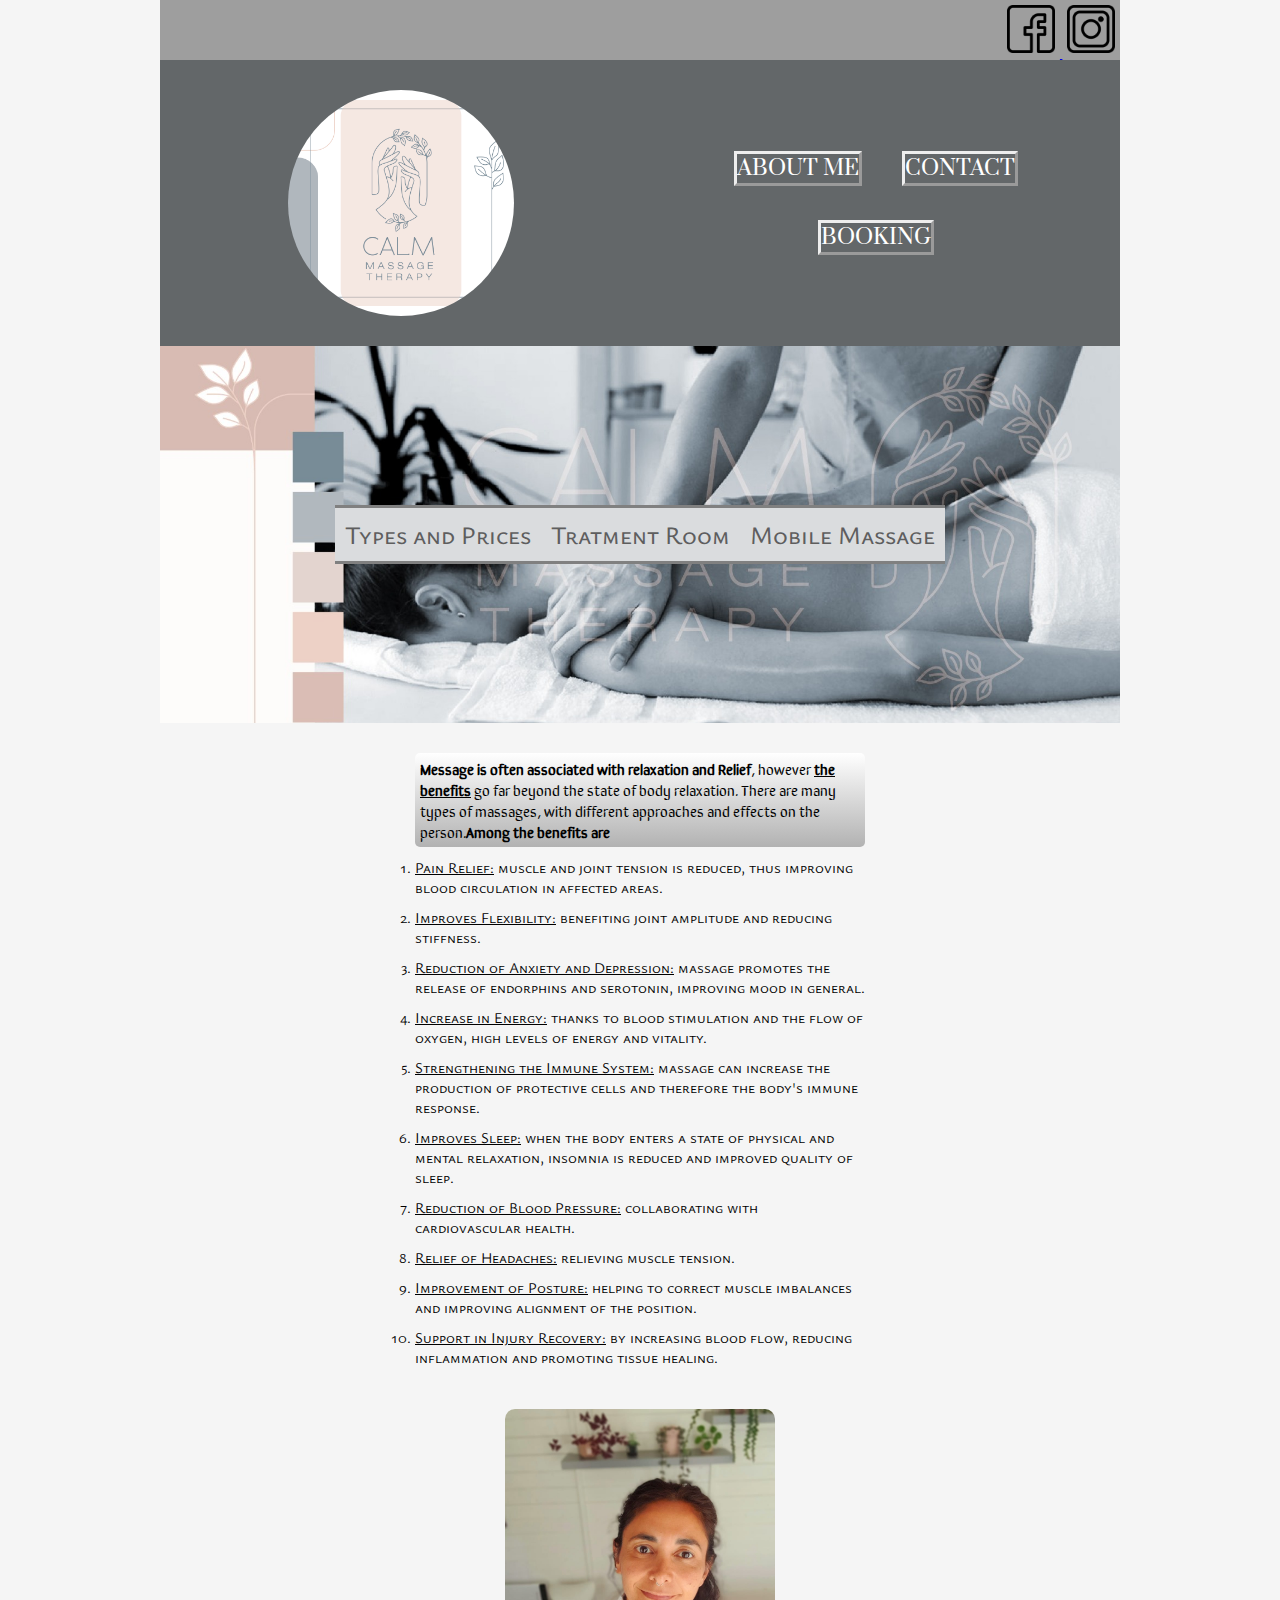
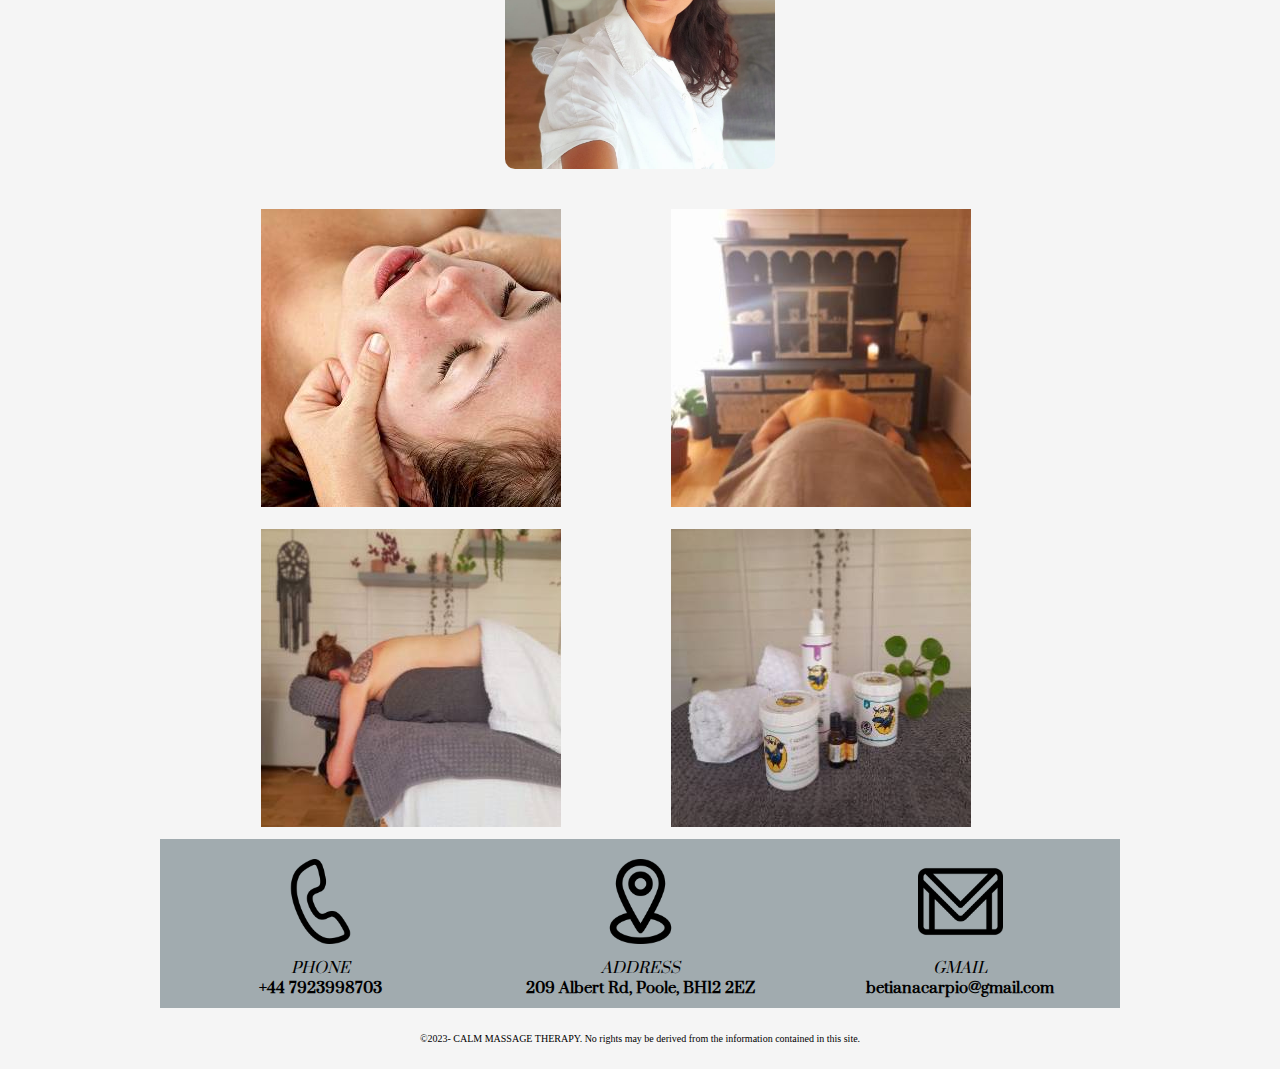
<file: index.html>
<!DOCTYPE html>
<html lang="en">
<head>
    <meta charset="UTF-8">
    <meta name="viewport" content="width=device-width, initial-scale=1.0">
    <link rel="stylesheet" href="css/styles.css">
    <link href="https://fonts.googleapis.com/css2?family=Prata&display=swap" rel="stylesheet">
    <link rel="stylesheet" href="https://cdnjs.cloudflare.com/ajax/libs/animate.css/4.1.1/animate.min.css"/>
    <link href="https://fonts.googleapis.com/css2?family=Prata&family=Titillium+Web:ital,wght@0,200;0,300;0,400;0,600;0,700;0,900;1,200;1,300;1,400;1,600;1,700&family=Ysabeau+SC:wght@1..1000&display=swap" rel="stylesheet">
    <link href="https://fonts.googleapis.com/css2?family=Sirin+Stencil&display=swap" rel="stylesheet">
    <link rel="shortcut icon" href="/images/Icon_Isologo@3x-100.jpg" type="image/x-icon">
    <link rel="stylesheet" href="./css/lightbox.min.css">
    <title>CALM MASSAGE THERAPY</title> <!-- Titulo -->
</head>

    <body>

    <div class="contenedor"> <!-- contenedor para usar flex-box -->

        <div class="box_redes1">
    
                <div>
                    <div class="box_redes2">
                         <a href="https://www.facebook.com/profile.php?id=100093623136153" target="_blank"> <img src="./images/facebook_739237.png" alt="Facebook"> </a> 
                
                
                        <a href="https://www.instagram.com/calm.massagetherapy/" target="_blank"><img src="./images/instagram_1419515.png" alt="Instagram"></a>
                    </div>
                </div>

        </div>
        
        <header> <!-- menu de navegacion -->
            
            <div class="box_logo">
                <img src="./images/Feed_ImagendeMarca_02@3x-100.jpg" alt="">
           </div>
            <nav>                
                <ul class="menu">
                    <li><a href="./pages/about me.html">ABOUT ME</a></li>
                    <li><a href="./pages/contact.html"> CONTACT</a></li>
                    <li><a href="./pages/booking.html"> BOOKING</a></li>
                </ul>
            </nav>
            
        </header>

        <main class="servicio1"> <!-- Tipos de Masajes -->

           <div class="servicio animate__animated animate__fadeInDown animate__slower" >
                <div class="servicios"><a href="./pages/typesandprices.html">Types and Prices </a> </div>
           
                <div class="servicios"><a href="./pages/tratment room.html">Tratment Room </a> </div>

                <div class="servicios"><a href="./pages/mobile massage.html">Mobile Massage</a></div>

            </div>
        </main>

         <!-- contenedor para usar flex-box -->

        <section>
            <div class="profesion__contenido">
                
                <article class="profesion__texto">
                    <p><strong>Message is often associated with relaxation and Relief</strong>, however <strong><u>the benefits</u></strong> go far beyond the state of body relaxation. There are many types of massages, with different approaches and effects on the person.<strong>Among the benefits are</strong></p>
                    
                    
                    <ol>
                        <li><u>Pain Relief:</u> muscle and joint tension is reduced, thus improving blood circulation in affected areas.</li>
                        <li><u>Improves Flexibility:</u> benefiting joint amplitude and reducing stiffness.</li>
                        <li><u>Reduction of Anxiety and Depression:</u> massage promotes the release of endorphins and serotonin, improving mood in general.</li>
                        <li><u>Increase in Energy:</u> thanks to blood stimulation and the flow of oxygen, high levels of energy and vitality.</li>
                        <li><u>Strengthening the Immune System:</u> massage can increase the production of protective cells and therefore the body's immune response.</li>
                        <li><u>Improves Sleep:</u> when the body enters a state of physical and mental relaxation, insomnia is reduced and improved quality of sleep.</li>
                        <li><u>Reduction of Blood Pressure:</u> collaborating with cardiovascular health.</li>
                        <li><u>Relief of Headaches:</u> relieving muscle tension.</li>
                        <li><u>Improvement of Posture:</u> helping to correct muscle imbalances and improving alignment of the position.</li>
                        <li><u>Support in Injury Recovery:</u> by increasing blood flow, reducing inflammation and promoting tissue healing.</li>
                    </ol>
                    <br></br>
                </article>
                
                <div class="profesionimagen">
                    <img src="./images/img_servicio_betu.jpg" alt="">
                </div>
                
            </div>
        </section>
        
        
        <section> <!-- Imagenes salon -->
            
            <div class="img_sala">
                <a href="./images/prueba_1.jpg" data-lightbox="imagenes_salon"> <img src="./images/prueba_1.jpg" alt=""></a>
    
                <a href="./images/prueba_2.jpg" data-lightbox="imagenes_salon"> <img src="./images/prueba_2.jpg" alt=""></a>

                <a href="./images/prueba_3.jpg" data-lightbox="imagenes_salon">  <img src="./images/prueba_3.jpg" alt=""></a>

                <a href="./images/prueba_4.jpg" data-lightbox="imagenes_salon">  <img src="./images/prueba_4.jpg" alt=""></a>
            </div>
           
        </section>


        <aside class="box_contacto1"> <!-- Contacto fijado -->
            <div class="box_contacto">
                <img src="./images/telephone_107778.png" alt="">
                <P><em>PHONE</em></P>
                <p><strong>+44 7923998703</strong></p>
            </div>

            <div class="box_contacto">
                <img src="./images/placeholder_202739.png" alt=""> 
                <p><em>ADDRESS</em></p>
                <p><strong>209 Albert Rd, Poole, BH12 2EZ</strong></p>
            </div>

            <div class="box_contacto">
                <img src="./images/gmail_299393.png" alt=""> 
                <p><em>GMAIL</em></p>
                <p><strong>betianacarpio@gmail.com</strong></p> 
            </div>

        </aside>
        
    
        <footer> <!-- footer -->
            <p>&copy;2023- CALM MASSAGE THERAPY. No rights may be derived from the information contained in this site.</p>
        </footer>

     </div>

     <script src="./js/lightbox-plus-jquery.min.js"></script>
    </body>

</html>

<!--    <a href="./images/prueba_1.jpg" data-lightbox="imagenes_salon"> <img src="./images/prueba_1.jpg" alt=""></a>
    
        <a href="./images/prueba_2.jpg" data-lightbox="imagenes_salon"> <img src="./images/prueba_2.jpg" alt=""></a>

        <a href="./images/prueba_3.jpg" data-lightbox="imagenes_salon">  <img src="./images/prueba_3.jpg" alt=""></a>

        <a href="./images/prueba_4.jpg" data-lightbox="imagenes_salon">  <img src="./images/prueba_4.jpg" alt=""></a>
    
    -->
</file>
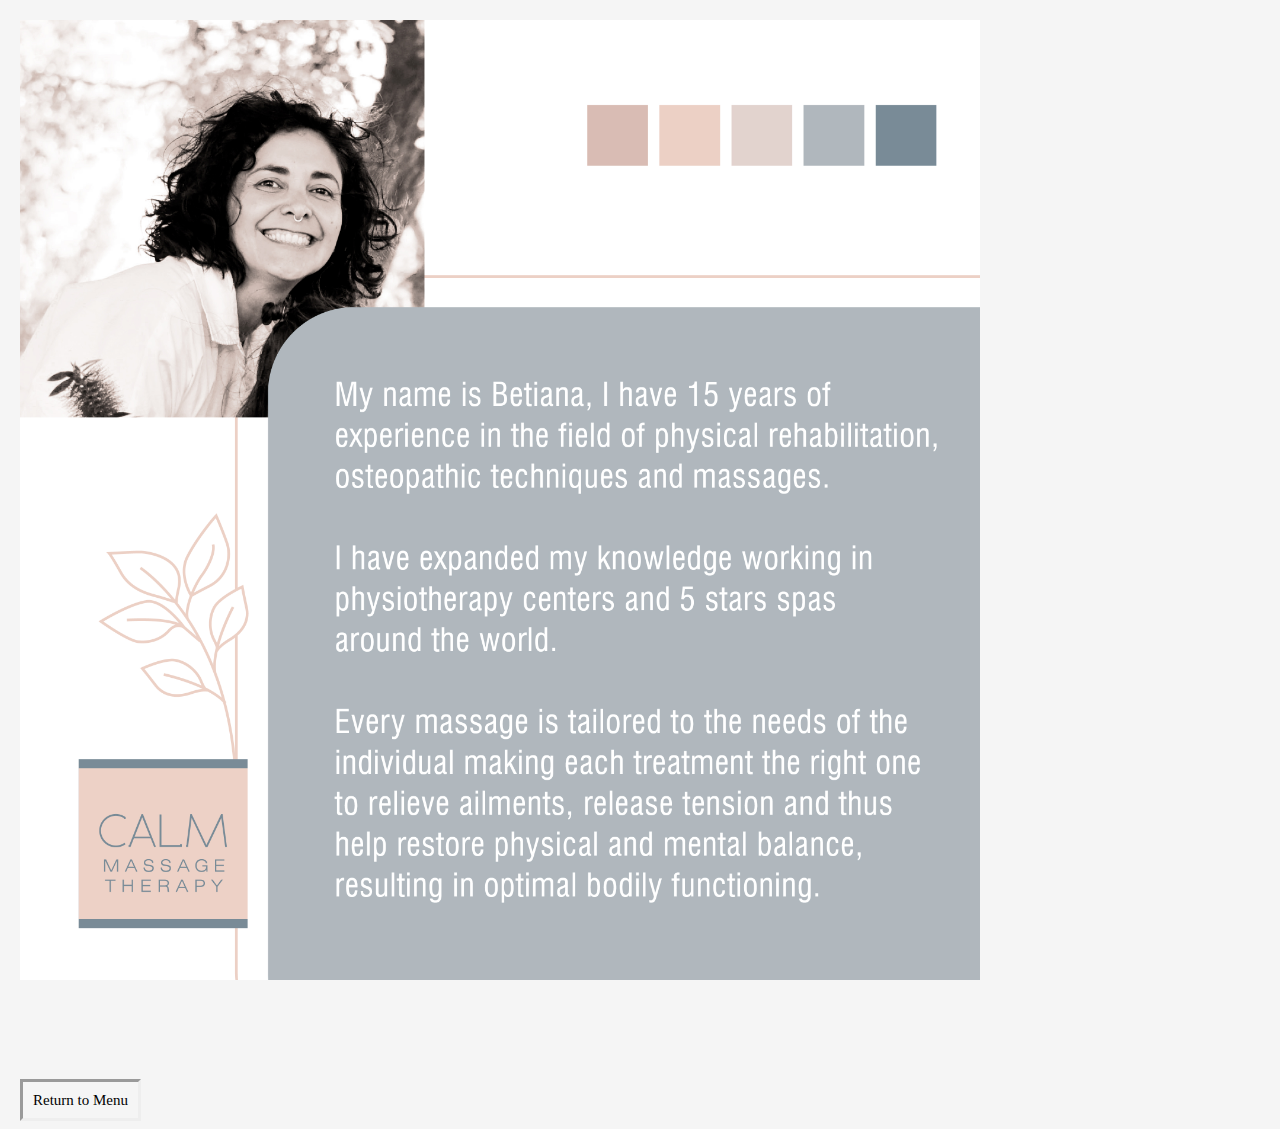
<file: pages/about me.html>
<!DOCTYPE html>
<html lang="en">
<head>
    <meta charset="UTF-8">
    <meta name="viewport" content="width=device-width, initial-scale=1.0">
    <link rel="stylesheet" href="../css/styles.css">
    <link rel="shortcut icon" href="/images/Logo_CALM_Icon_ImagendeMarca.png" type="image/x-icon">
    <title>ABOUT ME</title>
</head>
<body class="aboutme__body">
    
        <div class="aboutme"> 
            <img src="../images/Feed_ImagendeMarca_03@3x-100.jpg">
        </div>
  
    <div class="aboutme__return">
        <a href="../index.html">Return to Menu</a>
    </div>
</body>
</html>
</file>
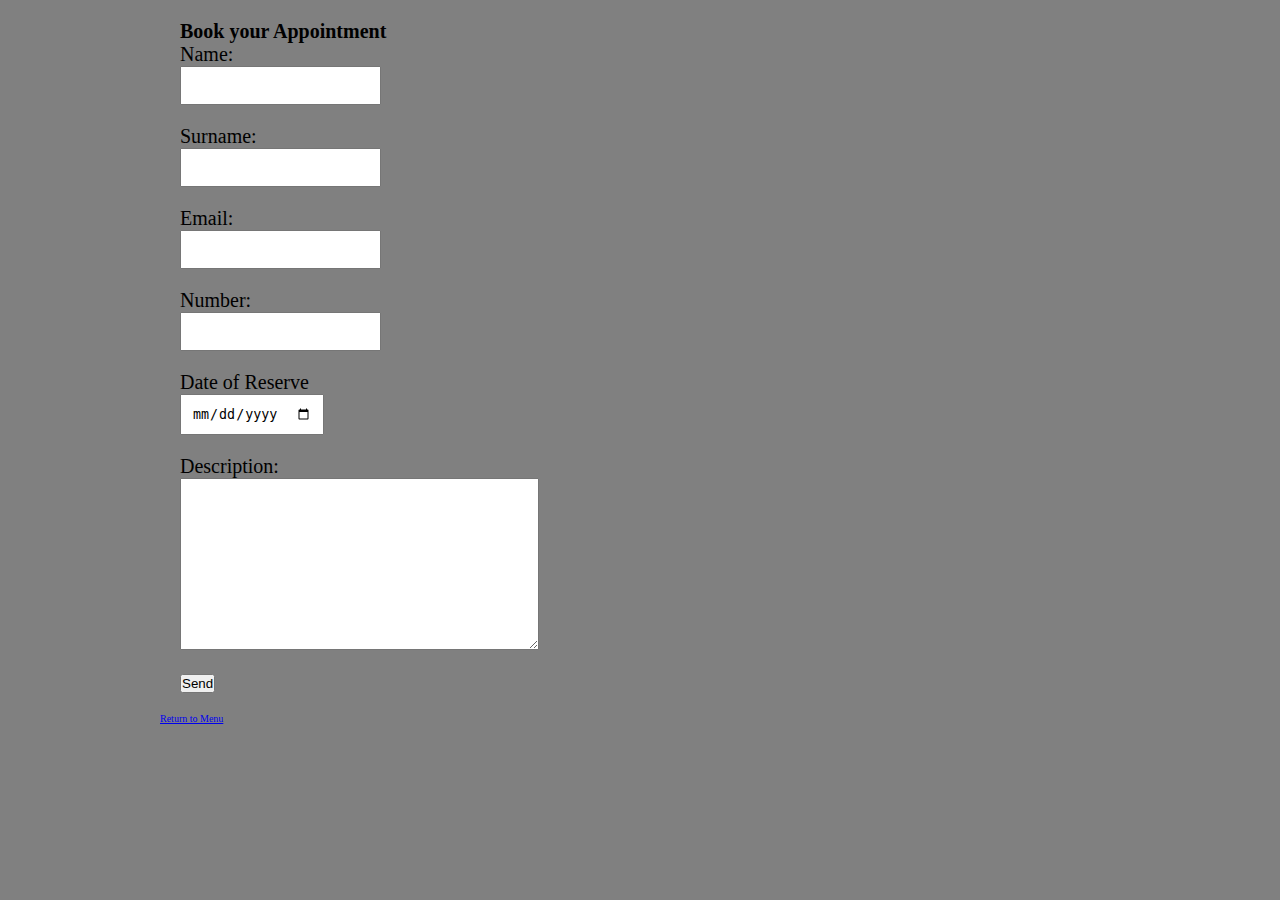
<file: pages/booking.html>
<!DOCTYPE html>
<html lang="en">
<head>
    <meta charset="UTF-8">
    <meta name="viewport" content="width=device-width, initial-scale=1.0">
    <link rel="stylesheet" href="../css/styles.css">
    <link rel="shortcut icon" href="favicon.ico" type="image/x-icon">
    <title>BOOKING</title>
</head>
<body class="body__formulario">
    
<section class="formulario">
    <h4>Book your Appointment</h4>
    <div>
        <form action="../formulario/form.php" method="POST"> <!-- el metodo POST conecta con BASE DE DATO -->
             <label for="name">Name:</label>
            <input type="text" name="name" class="formulario__input">
        
            <label for="surname">Surname:</label>
            <input type="text" name="surname" class="formulario__input">
        
        
            <label for="email">Email:</label>
            <input type="email" name="email" class="formulario__input">
        
            <label for="number">Number:</label>
            <input type="number" name="number" class="formulario__input">
        
            <label for="date">Date of Reserve</label>
            <input type="date" name="date" class="formulario__input">
        
             <!-- <label for="datetime">Horary</label>
             <input type="time" name="datetime" class="formulario__input"> -->
        
            <label for="description">Description:</label>
            <textarea cols="40" rows="10" name="description" class="formulario__input"></textarea>
        
            <input type="submit" value="Send">
        </form>
    </div>
</section>
    
    <div>
        <a href="../index.html">Return to Menu</a>
    </div>
    
</body>
</html>

<!-- <form action="enviar_datos.php" method="post"> <!-- el metodo POSTO conecta con BASE DE DATO -->
    <!-- <label for="name">Name:</label>
    <input type="text" name="name">

    <label for="surname">Surname:</label>
    <input type="text" name="surname">

    <label for="sex">Sex:</label>
    <input type="radio" name="sex" value="M">M
    <input type="radio" name="sex" value="F">F 
    <input type="radio" name="sex" value="NI">No identifica

    <label for="email">Email:</label>
    <input type="email" name="email">

    <label for="number">Number</label>
    <input type="number" name="number">

    <label for="date">Date of Reserve</label>
    <input type="date" name="date">

     <!-- menu desplegable 
    <label for="massages">Type of Massage:</label>
    
    <select name="massages">
        <option value="relajante">Relajante</option>
        <option value="fisio">Fisio</option>
        <option value="linfatico">Linfatico</option>
    </select>

    <label for="description">description:</label>
    <textarea cols="40" rows="10" name="description"></textarea>

    <input type="submit" value="Send">
</form> -->
</file>
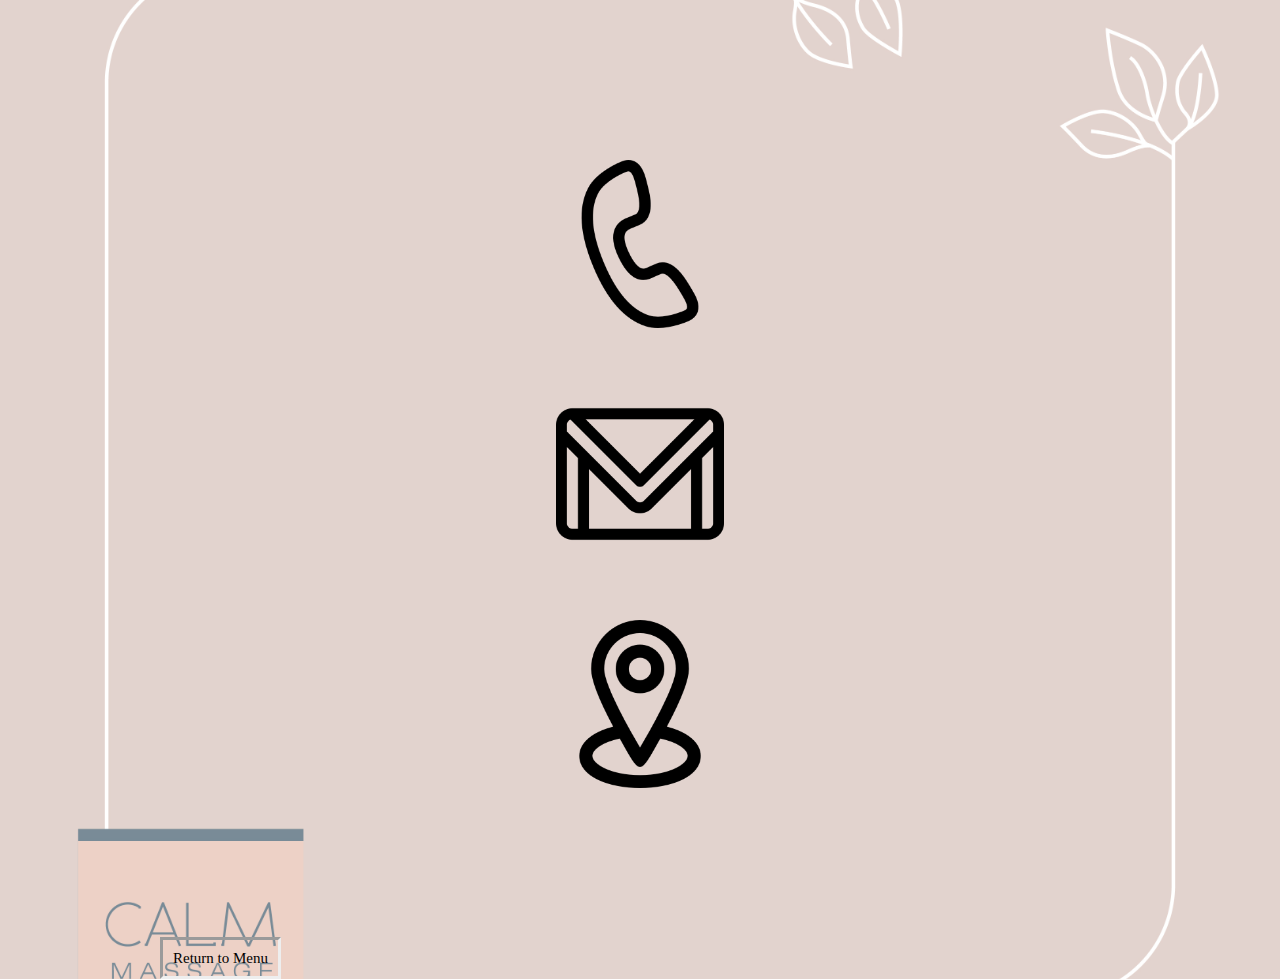
<file: pages/contact.html>
<!DOCTYPE html>
<html lang="en">
<head>
    <meta charset="UTF-8">
    <meta name="viewport" content="width=device-width, initial-scale=1.0">
    <link rel="stylesheet" href="../css/styles.css">
    <link rel="shortcut icon" href="favicon.ico" type="image/x-icon">
    <title>CONTACT</title>
</head>
<body class="bodycontact">

    <div class="contact__contenedor">
        <div class="boximg__contact">
        <a  href="https://web.whatsapp.com/send/?phone=%2B447923998703&amp;data=ARATN0ws1B7ObosdYGgLGD8jX90sQ43vOYocPOyWGK-Oh-_buEXoeU0uKkNDeYOeD1EcFFv_-gWLuS8SHvQr8Egok5N9ClkAqVJG7o7wlzYIo2aieLk53gNIgZO7EAcWLUY5DeWqYY6ml0BSbu4T-BsYNg&amp;source=FB_Page&amp;app=facebook&amp;entry_point=page_cta&amp;fbclid=IwAR2VCnYVp2pq9dPAc7cOHEtg2qvYut6b9A2ufYrxmn5eFA8kEVZy7cWHY4Y"   target="_blank" alt="whatsapp" title="WhatsApp" data-ms="{&quot;creative&quot;:&quot;link&quot;}">  <img src="../images/telephone_107778.png"></a>
        </div>

        <div class="boximg__contact">
            <a  href="mailto:betianacarpio@gmail.com" alt="Gmail" title="Gmail" target="_blank"> <img src="../images/gmail_299393.png"></a> 
        </div>

        <div class="boximg__contact">
            <a  href="https://goo.gl/maps/GsFxsjnwxpB3gsbu9" alt="Ubicacion" title="Ubicacion" target="_blank"> <img src="../images/placeholder_202739.png">  </a>
        </div>
    </div>
    
    <div class="contact__return">
        <a href="../index.html">Return to Menu</a>
    </div>

    
</body>
</html>
</file>
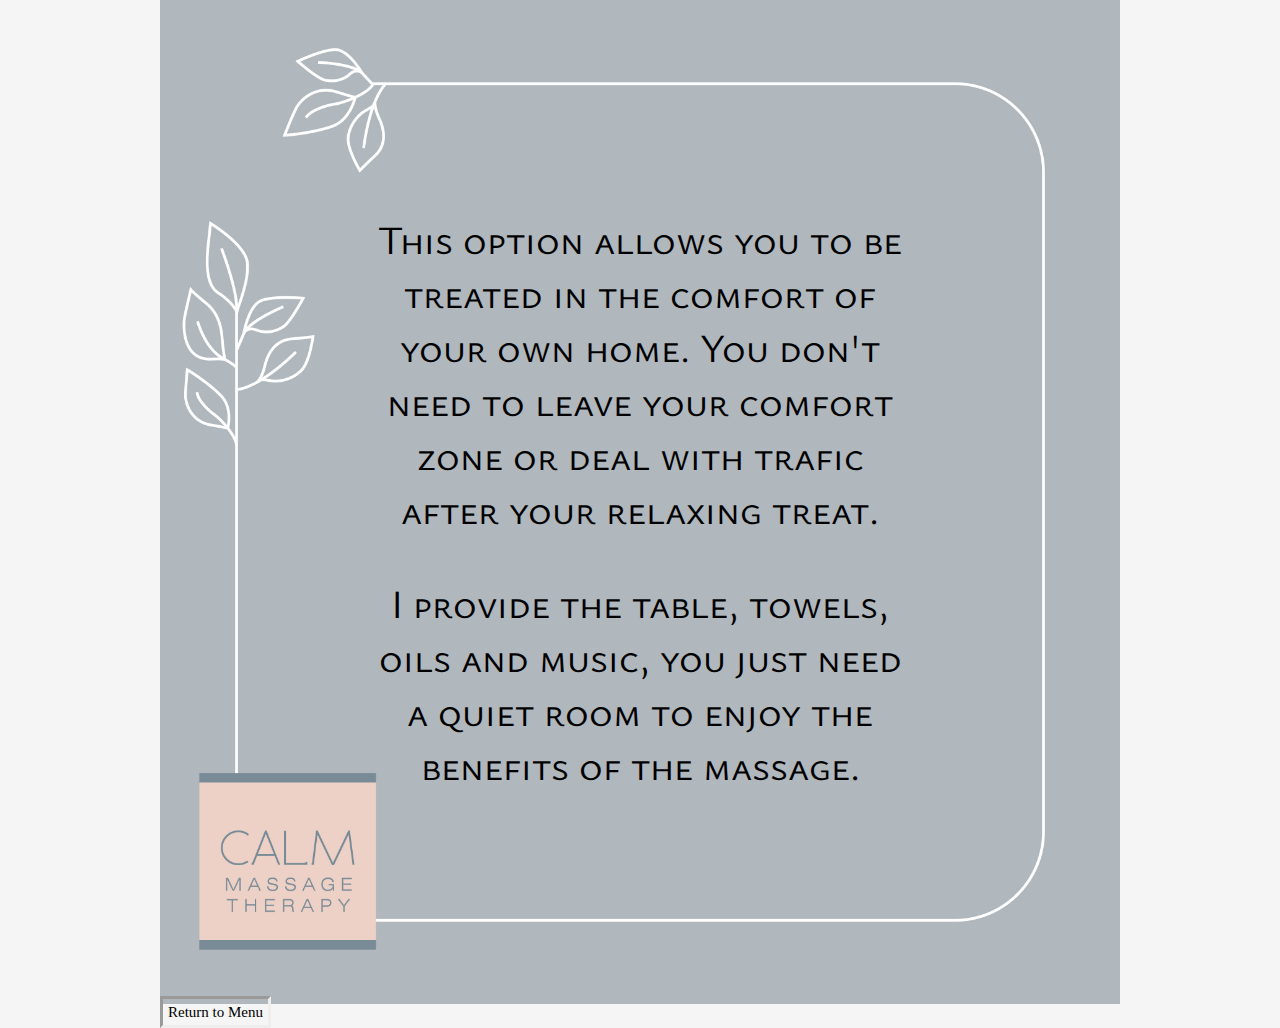
<file: pages/mobile massage.html>
<!DOCTYPE html>
<html lang="en">
<head>
    <meta charset="UTF-8">
    <meta name="viewport" content="width=device-width, initial-scale=1.0">
    <link rel="stylesheet" href="../css/styles.css">
    <link rel="shortcut icon" href="../images/Icon_MobileMassage@3x-100.jpg" type="image/x-icon">

    <link href="https://fonts.googleapis.com/css2?family=Prata&family=Titillium+Web:ital,wght@0,200;0,300;0,400;0,600;0,700;0,900;1,200;1,300;1,400;1,600;1,700&family=Ysabeau+SC:wght@1..1000&display=swap" rel="stylesheet">

    <title>MOBILE MASSAGE</title>
</head>
<body class="bodymobile">
    <div class="mobilemassage"> 
        <div class="mobile__texto">
            <p>
            This option allows you to be treated in the  comfort of your own home. You don't need to leave your comfort zone or deal with trafic after your relaxing treat.
            </p>
        </div>
        <div class="mobile__texto">
            <p>
            I provide the table, towels, oils and music, you just need a quiet room to enjoy the benefits of the massage.
            </p>
        </div>
    </div>
    
    
    <div><a class="mobilereturn" href="../index.html">Return to Menu</a></div> 
</body>
</html>
</file>
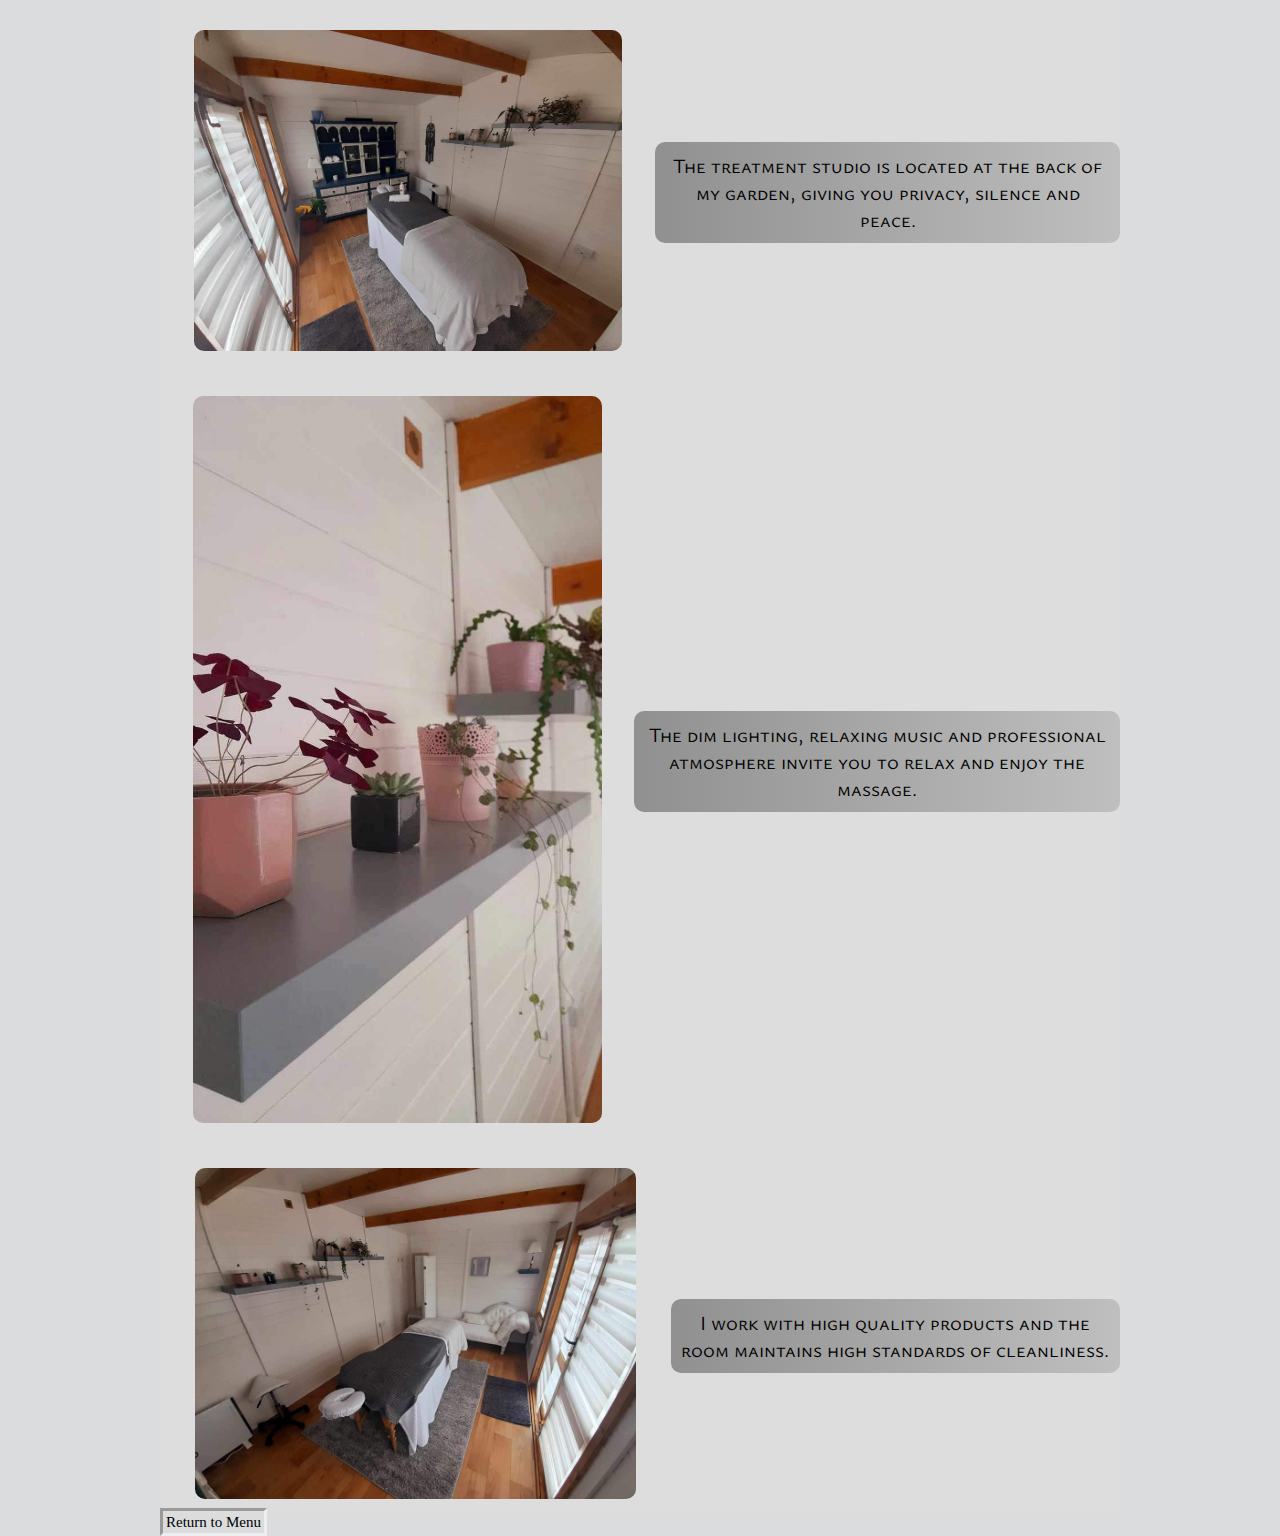
<file: pages/tratment room.html>
<!DOCTYPE html>
<html lang="en">
<head>
    <meta charset="UTF-8">
    <meta name="viewport" content="width=device-width, initial-scale=1.0">
    <link rel="stylesheet" href="../css/styles.css">
    <link href="https://fonts.googleapis.com/css2?family=Prata&family=Titillium+Web:ital,wght@0,200;0,300;0,400;0,600;0,700;0,900;1,200;1,300;1,400;1,600;1,700&family=Ysabeau+SC:wght@1..1000&display=swap" rel="stylesheet">
    <link rel="shortcut icon" href="../images/Icon_RoomTrataments@3x-100.jpg" type="image/x-icon">
    <title>TRATMENT ROOM</title>
</head>
<body class="body__tratment">
    <aside class="contenedor__tratment">

        <article class="textotratment">
            <div class="boximg__tratment">
                <img src="../images/mobile massage 1.jpg" alt="">
            </div>
            <p>The treatment studio is located at the back of my garden, giving you privacy, silence and peace.</p>
        </article>
    
        <article class="textotratment">
            <div class="boximg__tratment">
                <img src="../images/mobile massage 3.jpg" alt="">
            </div> 
            <p>The dim lighting, relaxing music and professional atmosphere invite you to relax and enjoy the massage.</p>
        </article>

        <article class="textotratment">
             <div class="boximg__tratment">
                <img src="../images/mobile massage 2.jpg" alt="">
            </div>
             <p>I work with high quality products and the room maintains high standards of cleanliness.</p>
        </article>

    </aside>   
    
    <div class="tratment__return"><a href="../index.html">Return to Menu</a></div> 

</body>
</html>
</file>
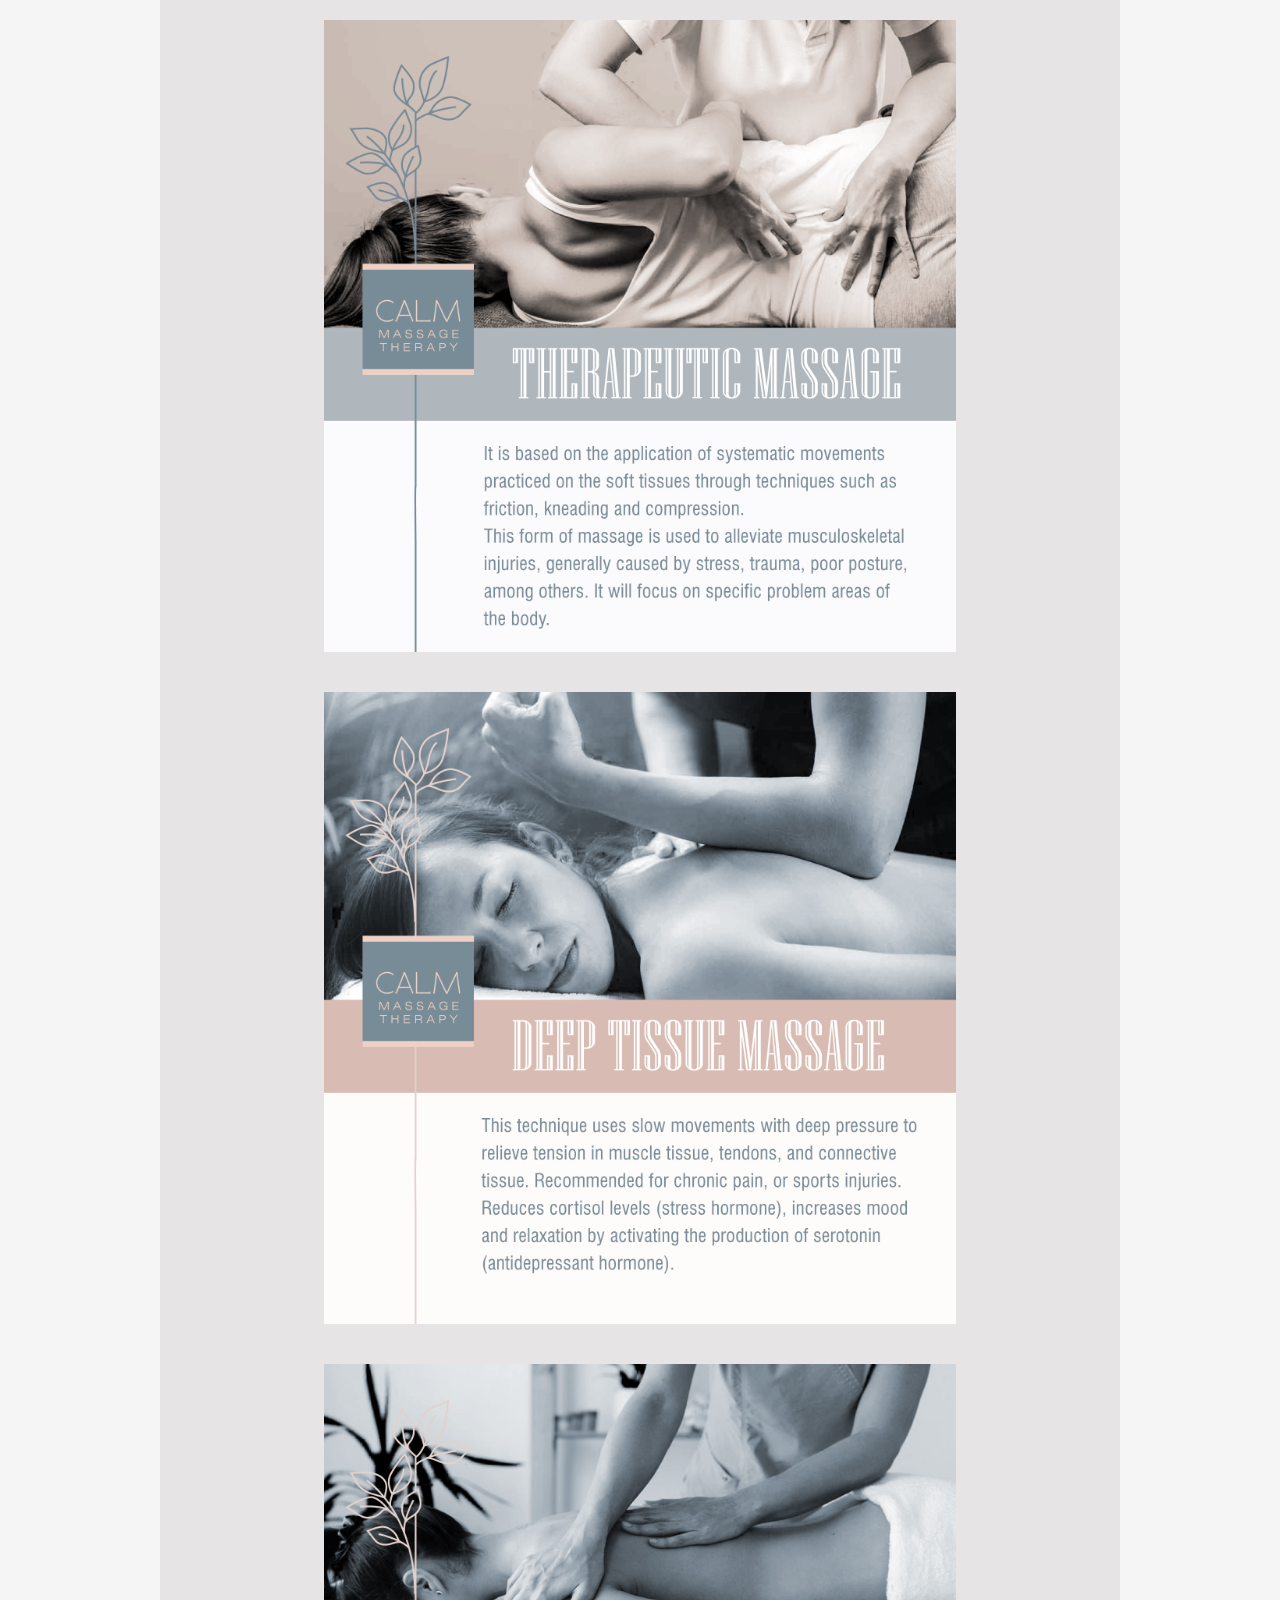
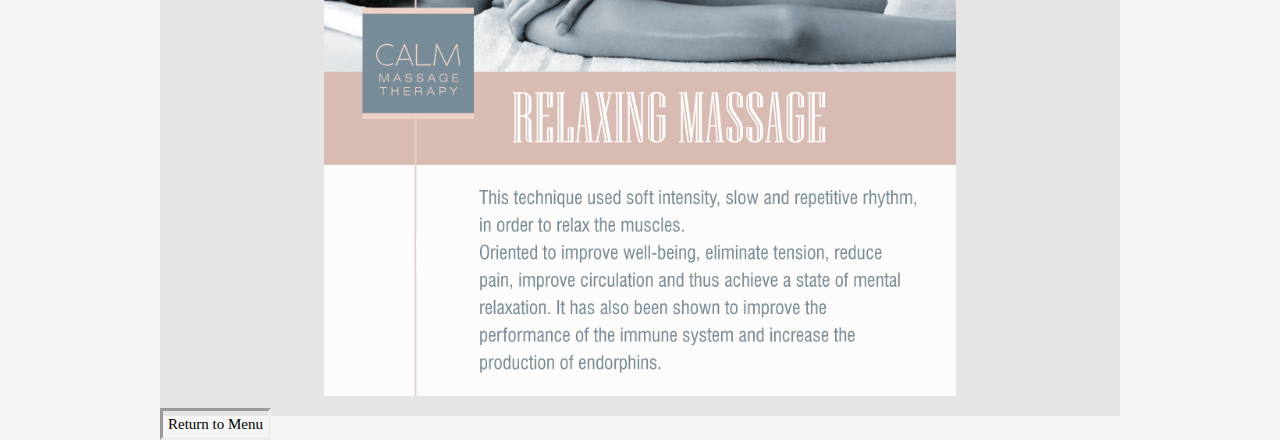
<file: pages/typesandprices.html>
<!DOCTYPE html>
<html lang="en">
<head>
    <meta charset="UTF-8">
    <meta name="viewport" content="width=device-width, initial-scale=1.0">
    <link rel="stylesheet" href="../css/styles.css">
    
    <link rel="shortcut icon" href="../images/Icon_PriceandTips@3x-100.jpg" type="image/x-icon">
    <title>TYPES AND PRICES</title>
</head>
<body>
    <section class="contenedor__typandpri">
        
        <div class="boximg__typandpri">
            <img src="../images/Feed_Massage_Therapeutic@3x-100.jpg">
        </div>

        <div class="boximg__typandpri">
            <img src="../images/Feed_Massage_DeepTissue@3x-100.jpg">
        </div>

        <div class="boximg__typandpri">
            <img src="../images/Feed_Massage_Relaxing@3x-100.jpg">
        </div>
    </section>      
   
<div class="typesandpri__return"><a href="../index.html">Return to Menu</a></div>    
    <!-- <div>
    <h2>Therapeutic Massage</h2>
    <p>It is based on the application of systematic movements practiced on the soft tissues through techniques such as friction, kneading and compression. This form of massage is used to alleviate musculoskeletal injuries, generally caused by stress, trauma, poor posture, among others. It will focus on specific problem areas of the body. </p>

    <h2>Deep Tissue Massage</h2>
    <p>This technique uses slow movements with deep pressure to relieve tension in muscle tissue, tendons, and connective tissue. Recommended for chronic pain, or sports injuries.
        Reduces cortisol levels (stress hormone), increases mood and relaxation by activating the production of serotonin (antidepressant hormone).</p>
    
    <h2>Relaxing Massage</h2>
    <p>This technique used soft intensity, slow and repetitive rhythm, in order to relax the muscles. Oriented to improve well-being, eliminate tension, reduce pain, improve circulation and thus achieve a state of mental relaxation. It has also been shown to improve the performance of the immune system and increase the production of endorphins.</p>   
    </div> -->
   
</body>
</html>
</file>
<file: css/styles.css>
*{
    padding: 0;
    margin: 0;
    box-sizing: border-box; /* REVISAR */
}

html{
    font-size: 10px;
}

body{
    max-width: 960px;
    margin-left: auto;
    margin-right: auto;
    background-color: whitesmoke;
   
}

.contenedor{ /* propiedades colocadas para MOBILE FIRST */
   display: flex;
   flex-direction: column;
   flex-wrap: wrap;
   align-content: center;
}
   

.box_redes1{
    background-color: rgb(158, 158, 158);
    
}

.box_redes2{
    width: 100%;
    text-align: end;
    
}

.box_redes2 img{
    width: 8%;
    padding: 0.5rem;
}


header{
     display: flex;
    flex-direction: row;
    flex-wrap: nowrap;
    align-items: center;
    justify-content: start; 
    padding: 0.5rem;
    background-color: #636769;}
    

.menu{
    list-style: none; /* se le quita el estilo a las vinetas */
     display: flex; 
    flex-direction: row; 
    flex-wrap: wrap;   /* se usa flex-wrap:nowwrap en 968px  */
   /*  align-items: center; */   /* utilizado en 968px */
   /*  text-align: center; */   /* utilizado en 968px */
    justify-content: center;
  
}

.menu li{
    padding: 1rem; /* 1.5rem en 968px */
     border: outset;
    margin: 1rem;
   
}

.menu a{
   
    text-decoration: none;
    font-weight: bold;
    font-family: "Prata", serif;
    color:white;
    font-size: 2rem; /* 2.1rem en 968px */
    font-weight: 800; /* a partir de 500 se considera negrita */
}

.box_logo{  /* caja de la imagen */
    padding: 1rem;
    width: 100%; /* Tenia 50% para ser utilizado en escritorio */
     display: flex; 
    flex-direction: row;
    flex-wrap: nowrap;
    justify-content: center;
    text-align: center;
}

.box_logo img{   /* Caja de la imagen propia mente dicha */               
    width:70%;  /* se usa con 10% o 5% en escritorio */
    border-radius: 50%;
    padding-top: 1.5rem;
    padding-bottom: 1.5rem;
}

.aboutme__body{
    background-color: whitesmoke;
   margin: 2rem;
}

.aboutme{
   text-align: center;
    width: 100%;
    
}

.aboutme img{
    width: 100%;
    margin-bottom: 3rem;
   
}

.aboutme__return{
    padding-top: 8rem;
}

.aboutme__return a{
    text-decoration: none;
    font-size: 1.5rem;
    border: inset;
    color: black;
    padding: 1rem;
}

.bodycontact{
    background-color: whitesmoke;
    background-image: url(../images/Feed_Editable_05@3x-100.jpg);
    background-size: cover;
    background-position: center;
    background-repeat: no-repeat;
    
}

.contact__contenedor{
    
    display: flex;
    flex-direction: column;
    flex-wrap: wrap;
    align-items: center;
    margin-bottom: 3rem; 
   
}

.boximg__contact{
    width: 50%;
    text-align: center;
    padding-top: 6rem;
}

.boximg__contact img{
    width: 35%;
}

.contact__return{
    padding-top: 8rem;
}

.contact__return a{
    text-decoration: none;
    font-size: 1.5rem;
    border: inset;
    color: black;
    padding: 1rem;
}

main{
    padding: 4rem; /* tenia el 15% utilizado en 968px */
    background-size: cover;
    background-position: center;
    background-color:whitesmoke;
    background-image: url(../images/IMG-20230612-WA0004\ section.jpg);
    background-repeat: no-repeat;
}
 


.servicio{
    display: flex;
    flex-direction: column; /* tenia row, para ser utilizado en 968px */
    flex-wrap: wrap;      /* tenia nowrap, para ser utilizado en 968px */
    align-items: stretch; /* justify-content: center; Utilizado en 968px */
    align-content: flex-end; /* colocado para usar en Mobile FIRTS */
    
}

.servicio a{
    color:rgb(255, 255, 255);
    text-decoration:none; 
    padding: 1rem; /* utilizado en 968px */
    font-size: 2rem; /* tenia 2.5rem  en 968*/
    /*  font-weight: 600; utilizador solo en 968px */ 
     /* border: dashed; Utilizado solo en 968px 
    border-color: bisque;*/
    font-family: "Prata", serif;
} 


    /* UTILIZADO PARA MOBILE FIRTS */
    
@media (max-width:767px){
    .servicios{
    margin: 0.5rem;
    padding: 0.5rem;
    background-color: rgba(128, 128, 128, 0.418);
    border-bottom: solid;
    border-color:rgb(100, 100, 100);}
    
    .servicios a{
        font-family:"Ysabeau SC", sans-serif;
        font-size: 2.5rem;
    }

}
    

.contenedor__typandpri{
    display: flex;
    flex-direction: column;
    flex-wrap: nowrap;
    background-color: rgb(230, 228, 228);
}

.boximg__typandpri{
    width: 100%;
    display: flex;
    justify-content: center;
}

.boximg__typandpri img{
    width: 100%; /* tenia 60% para ser usado en 968px */
    padding: 2rem;
}

.typesandpri__return a{
    text-decoration: none;
    font-size: 1.5rem;
    border: inset;
    color: black;
    padding: 0.5rem;
}

.body__tratment{
    background-color: #dadcde;
}

.contenedor__tratment{
    display: flex;
    flex-direction: column;
    flex-wrap: nowrap;
}

.textotratment{
    color:black;
    font-size: 2rem;
    text-align: center;
    padding-top: 2rem;
    
   
   /*  display: flex; ¬¬¬¬¬¬MOBILE FIRTS¬¬¬¬¬¬¬¬¬
    flex-direction: row;
    flex-wrap: nowrap;
    align-items: center;
    text-align: center; */
}

.textotratment p{
    font-family: "Ysabeau SC", sans-serif;
    padding: 1rem;
    border-radius: 10px;
    background-image: linear-gradient(to right,rgb(144, 144, 144), rgb(192, 191, 191));
}


.boximg__tratment{
    width: 100%;
    padding: 1rem;
}


.boximg__tratment img{
    width: 90%;
    border-radius: 10px;
}

.tratment__return a{
    text-decoration: none;
    font-size: 1.5rem;
    border: inset;
    color: black;
    padding: 0.3rem;
   
}

.bodymobile{
    background-color: whitesmoke;
}
.mobilemassage{
    background-image: url(../images/Feed_Editable_02@3x-100.jpg);
    background-size: cover;
    background-repeat: no-repeat;
    background-position: center;
    padding: 12rem;
}

.mobile__texto {
   padding: 2rem;
   font-size: 2rem;
   font-family: "Ysabeau SC", sans-serif;
   text-align: center;
   
}

.mobilereturn{
    text-decoration: none;
    font-size: 1.5rem;
    border: inset;
    color: black;
    padding: 0.5rem;
}


.profesion__contenido{
 display: flex;
flex-wrap: wrap-reverse; /* Tenia colocado nowrap para usarlo en 968px (lo modifique para usarlo en MOBILE FIRST) */
flex-direction: column;    /* Tenia colocado row para usarlo en 968px (lo modifique para usarlo en MOBILE FIRST)   */
padding: 3rem;
align-items: center;

}

 .profesion__texto{
    text-align: start;
    width: 50%;
    /* display: block; SE USA EN 968??? */
    font-size: 1.5rem;
    font-family:"Sirin Stencil", sans-serif;
    
}

.profesion__texto p{
    background: linear-gradient(to top,rgb(178, 178, 178),white);
    padding: 0.5rem;
    border-radius: 5px;
}

.profesion__texto ol li{
    margin-top: 1rem;
    font-family: "Ysabeau SC", sans-serif;
   
}

.profesionimagen{
    width: 50%; /* Tenia el 50% (para ser usado en 968px)*/
    display: flex; 
    flex-direction: row;
    flex-wrap: wrap;
    justify-content: center;
    
}
.profesionimagen img{
    width:50%;
     border-radius: 10px;
 
}


.img_sala{
    display: flex;
    flex-direction: row;
    width: 100%;    
    flex-wrap: nowrap;   
    
}

.img_sala img{
    width: 100%;
    padding: 1rem;    
}

.box_contacto1{
    background-color: #a1abaf;
    display: flex;
}

.box_contacto{
    width: 90%; /* tenia el 100% 968px */
    text-align: center;
    padding: 1rem;
    font-size: 1; /* tenia 3 rem en 968px */ 
    font-family:"Prata", serif;
    font-weight: 500px;
}


.box_contacto img{
    width: 35%; /* tenia 15% 968px */
    padding: 1rem; 

}

footer{
    background-color: whitesmoke;
    text-align: center;
    color: black;
    padding: 2.5rem; /* tenia 3 rem */
}

/* ¬¬¬¬¬¬¬¬¬¬¬¬¬ CELULAR ¬¬¬¬¬¬¬¬¬¬¬¬¬¬¬¬¬ */

@media (min-width:250px) and (max-width:525px){

    main{
        background-size: cover;
        padding: 1rem;
    }

    .menu li {
        border: none;
    }
    
    .menu li a{
        text-decoration-line: underline;
    }
    

    .bodycontact{
      background-image: none;
      background-color: #a1abaf;
    }

    .boximg__contact{
        background:radial-gradient(white,gray);
        padding: 4rem;
        margin: 4rem;
        border-radius: 5px;
    }

    .boximg__contact img{
        width: 50%;
      
    }

    .contact__return{
        padding-bottom: 3rem;
    }

    .bodymobile{
        
        
        background-color:#cdcfd0 ;
    }

    .mobilemassage{
        background-image: none;
        padding-bottom: 2rem;
        padding-top: 2rem;
    }

    .mobile__texto {
       
        background: radial-gradient(white,gray);
        border-radius: 5px;
        margin-bottom: 3rem;
        padding-left: 3rem;
        padding-right: 3rem;
       
        padding-top: 2rem;
        padding-bottom: 2rem;
     }

    .profesion__texto p{
        background: linear-gradient(to top,rgb(178, 178, 178),red);
        padding: 0.5rem;
        border-radius: 5px;
    }

    .profesionimagen{
        width: 80%;
    }

    .profesionimagen img{
        width: 50%;
    }
     
    .img_sala{
        width: 100%;
        display: flex;
        flex-direction: row;
        flex-wrap: wrap;
        justify-content: center;
    }
    
    .img_sala img{
        width: 100%;
    }
}



/* ¬¬¬¬¬¬¬¬¬¬¬¬¬¬¬¬¬¬¬¬¬¬¬¬ TABLETA 768PX ¬¬¬¬¬¬¬¬¬¬¬¬¬¬¬¬¬¬¬¬ */

@media(min-width:768px) and (max-width:991px){
    .box_redes2 img{
        width: 7%;
    }

    header{
        flex-direction: row-reverse;
            
    }
    .menu{
        list-style: none; /* se le quita el estilo a las vinetas */
         display: flex; 
        flex-direction: row; 
        flex-wrap: nowrap;   /* se usa flex-wrap:nowwrap en 968px  */
        align-items: center;   /* utilizado en 968px */
        text-align: center;    /* utilizado en 968px */
        justify-content: center; /* tenia center */
    }
    
    .menu li{
        
        border: none;
        
    }

    .menu a{
        border-style: outset; /* borde hacia afuera */
        font-family: "Prata", serif;
        color:white;
        font-size: 1.5rem; /* 2.1rem en 968px */
        font-weight: 700; /* a partir de 500 se considera negrita */
    }

    .box_logo{  /* caja de la imagen */
      
        width: 50%; /* Tenia 50% para ser utilizado en escritorio */
        
    }
    
    .box_logo img{   /* Caja de la imagen propia mente dicha */               
        width:45%;  /* se usa con 10% o 5% en escritorio */
    }


    main{
        padding: 9rem; /* tenia el 15% utilizado en 968px */
        
    }

    .bodycontact{
        padding-top: 10rem;
    }

    .contact__return{
        margin-top: 8rem;
    }
     
    .mobilemassage{
        padding: 15%;
    }
    
    .mobile__texto {
       padding: 2rem;
       font-size: 3.5rem;
      
       text-align: center;
       
    }

    .servicio{
         background: radial-gradient(rgba(128, 128, 128, 0.673),whitesmoke); 
        display: flex;
        flex-direction: column;  /*tenia row, para ser utilizado en 968px */
        flex-wrap: wrap;       /*tenia nowrap, para ser utilizado en 968px */
        align-content: center;
        align-items: stretch;  /*justify-content: center; Utilizado en 968px */
        animation-delay: 2s;
       
    }
    
    .servicio a{
        font-family: "Ysabeau SC", sans-serif;
        font-size: 3rem;
        font-weight: 400;
        color: #3e5059;
    }

    .profesion__contenido{
       flex-wrap: nowrap; 
       flex-direction: row; 
    }
       
    .profesionimagen{
           width: 80%; 
       }
    
    .profesionimagen img{
        width: 60%;
    }
       
    .img_sala{
        width: 95%;
        flex-wrap: wrap;
        justify-content: center;
        justify-content: space-evenly;
    }
    
    .img_sala img{
        width: 100%;
        
    }

    .box_contacto p{
        font-size: 1.5rem;  
    }

    .tratment__return{
       margin-top: 1rem;
    }

    .mobilereturn{
        margin-top: 2rem;
    }
}


/* ¬¬¬¬¬¬¬¬¬¬¬¬¬¬¬¬¬¬¬¬¬¬ ESCRITORIO 992PX ¬¬¬¬¬¬¬¬¬¬¬¬¬¬¬¬¬¬ */
    
@media(min-width:992px){

    .box_redes2 img{
        width: 6%;
    }
    
    header{
        flex-direction: row;
    }

    .box_logo{  /* caja de la imagen */
       
        width: 50%; 
        
    }
    
    .box_logo img{   /* Caja de la imagen propia mente dicha */               
        width:50%;  /* se usa con 10% o 5% en escritorio */
       
    }

    .menu li{
        border: none;
    }

    .menu a{
        font-size: 2.1rem;
        font-weight: 300;
        border-style: outset;
    }

    .aboutme{
        width: 100%;
    }
    
    .aboutme img{
        width: 100%;
    }

    main{
        padding: 17.2rem;
    }

    .boximg__typandpri img{
        width: 70%; /* tenia 60% para ser usado en 968px */
        padding: 2rem;
    }

    .servicio{
        flex-direction: row; /* tenia row, para ser utilizado en 968px */
        flex-wrap: nowrap;       /*tenia nowrap, para ser utilizado en 968px */
        justify-content: center;  /* justify-content: center; Utilizado en 968px */
    }
    
    .servicio a{
        color:rgb(94, 94, 94); /* rgba(179, 179, 179, 0.703); */
        text-decoration:none; 
        padding: 1rem; /* utilizado en 968px */
        font-size: 2.5rem; /* tenia 2.5rem  en 968*/
        font-weight: 500; 
        font-family: "Ysabeau SC", sans-serif;
        background-color: #dadcde;
        border-top: solid gray;
        border-bottom: solid gray;
       
    } 

    .profesionimagen img{
        width:60%;
    }

    .img_sala{
        display: flex;
        flex-wrap: wrap;
        width: 95%;
        justify-content: center;
        justify-content: space-evenly;  /*se lo coloque para el diseno de MOBILE FIRST (no estaba en escritorio) */
    }

    .img_sala img{
        width: 100%;
       
    }

    .contenedor__tratment{
       display: flex;
        flex-direction:column ;
        flex-wrap: nowrap;
        background-color: rgb(221, 221, 221);
        
    }
    
    .textotratment{
        color: black;
        font-size: 2rem;
        display: flex;
        align-items: center;
    }

    
    
    .boximg__tratment{
        width: 100%;
        padding: 1rem;
    }
    
    
    .boximg__tratment img{
        width: 90%;
        border-radius: 10px;
    }
    
    .mobilemassage{
        padding: 20%;
    }
    
    .mobile__texto {
       padding: 2rem;
       font-size: 4rem;
       
       text-align: center;
       
    }

    .bodycontact{
        padding-top: 10rem;
    }

    .contact__return{
        margin-top: 8rem;
    }
    
    
    .box_contacto p{
        font-size: 1.5rem;
    }

}

.body__formulario{
    background-color: grey;
}
.formulario{
  
    display: flex;
    flex-direction: column;
    padding: 2rem;
    font-size: 2rem;
}

.formulario__input{
    display: block;
    padding: 1rem;
    margin-bottom: 2rem;

}





/* .servicio{
    background-color: #6367696a;
    animation-delay: 2s;
    animation-duration: 2.5s
    flex-direction: row;  tenia row, para ser utilizado en 968px 
    flex-wrap: wrap;       tenia nowrap, para ser utilizado en 968px
    align-content: flex-end;
    justify-content: center; /* justify-content: center; Utilizado en 968px */
}

/*.servicio a{
    color:black;
    font-size: 3rem;  tenia 2.5rem  en 968
    font-weight: 600; utilizador solo en 968px  
    font-family: "Ysabeau SC", sans-serif;
    padding: 5rem;      
}  */




   /*  clear: both; /* con esta propiedad el footer siempre queda abajo (se utiliza con la propieda float) */
 


/* display:inline (los elementos en linea solo toman las medidas de derecha a izquierda */
/* display:inline-block (son  elementos en linea pero mantienen las propiedades en bloque, arriba,abajo, derecha, izquierda */

/* .precios{
    background-color: rgb(224, 157, 23);
    padding: 1rem;
    width: 40%;
    height: 80vh;
    float: right;
} */

/* margin: 1rem;
    padding-top: 1rem;
    padding-bottom: 1rem;
    padding-left: 1rem;
    padding-right: 1rem; */






    
    /* 
    (img_sala)    
    display: flex;
    width: 100%;    
    justify-content: space-between;
    /*flex-direction: row;  se lo coloque para el diseno de MOBILE FIRST (no estaba en escritorio) */
    /*flex-wrap: wrap;     se lo coloque para el diseno de MOBILE FIRST (no estaba en escritorio) */
    /*justify-content: space-evenly;   se lo coloque para el diseno de MOBILE FIRST (no estaba en escritorio) */
</file>
